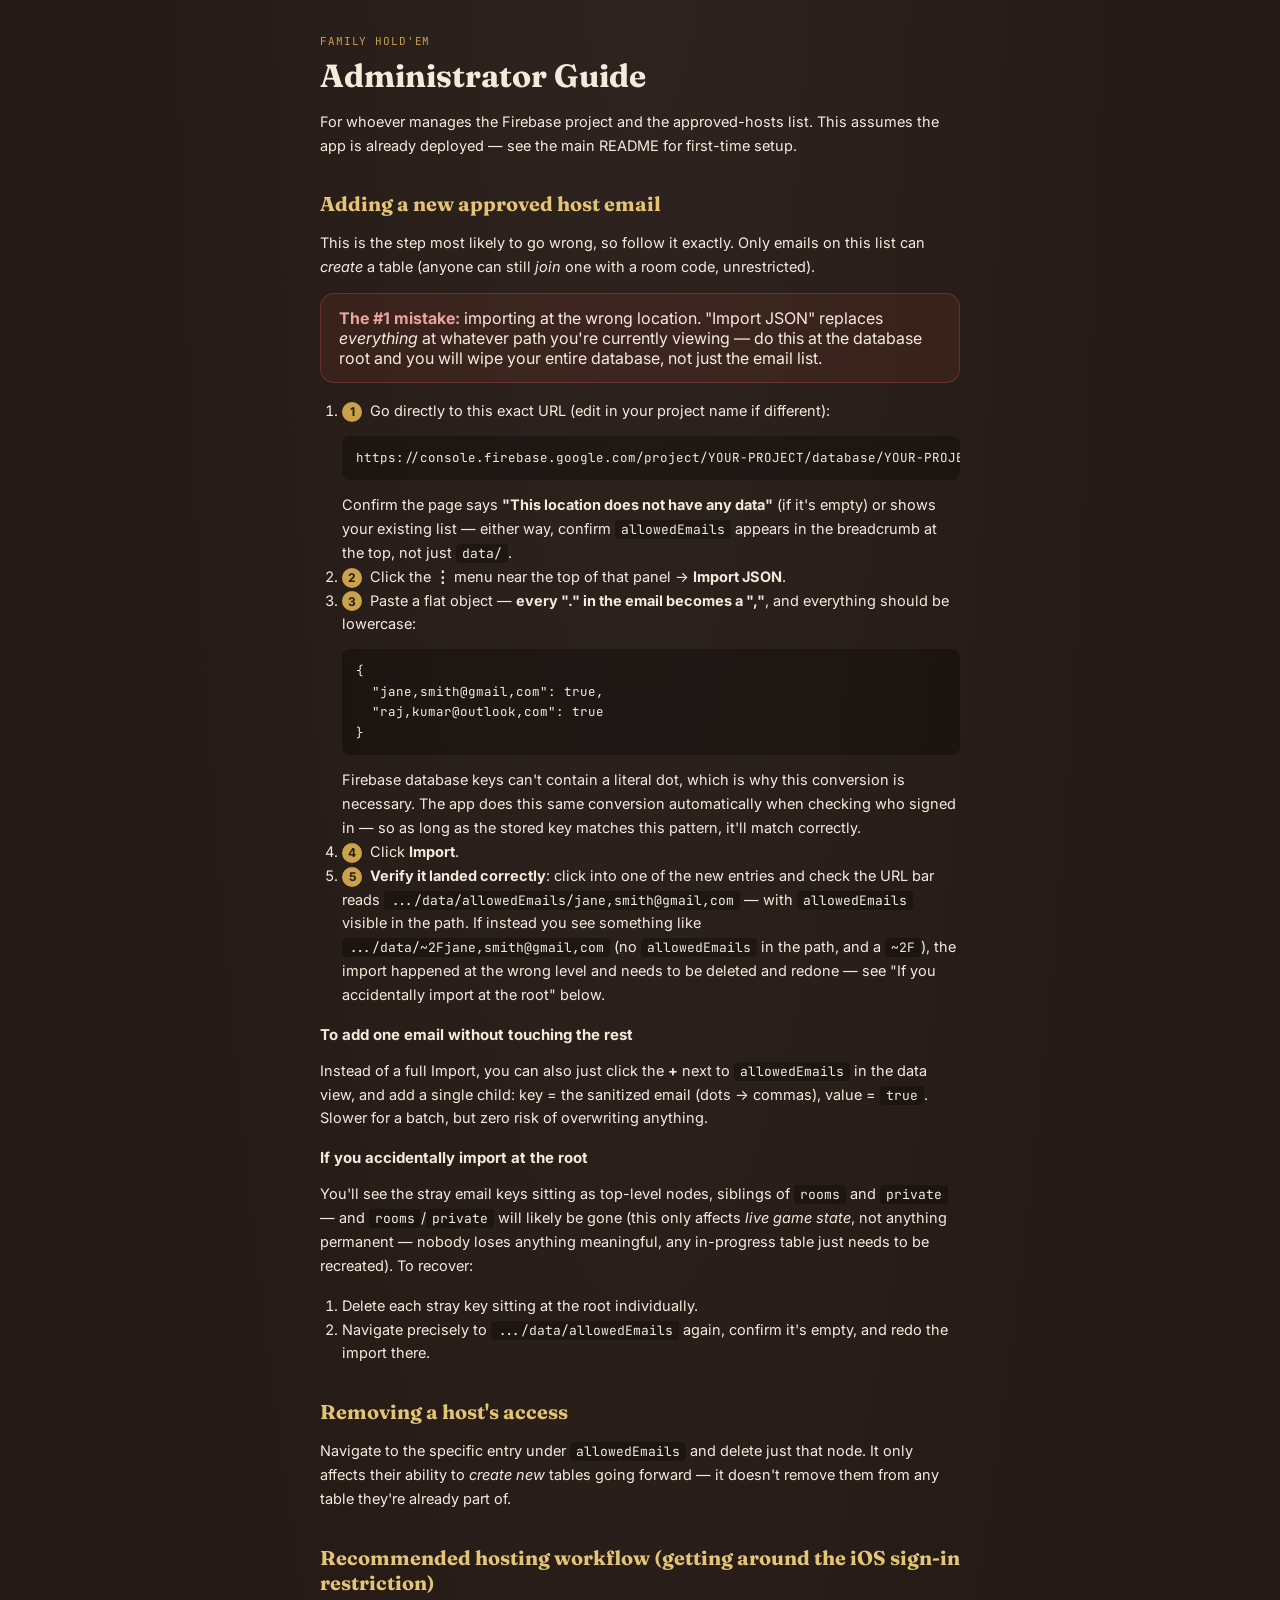
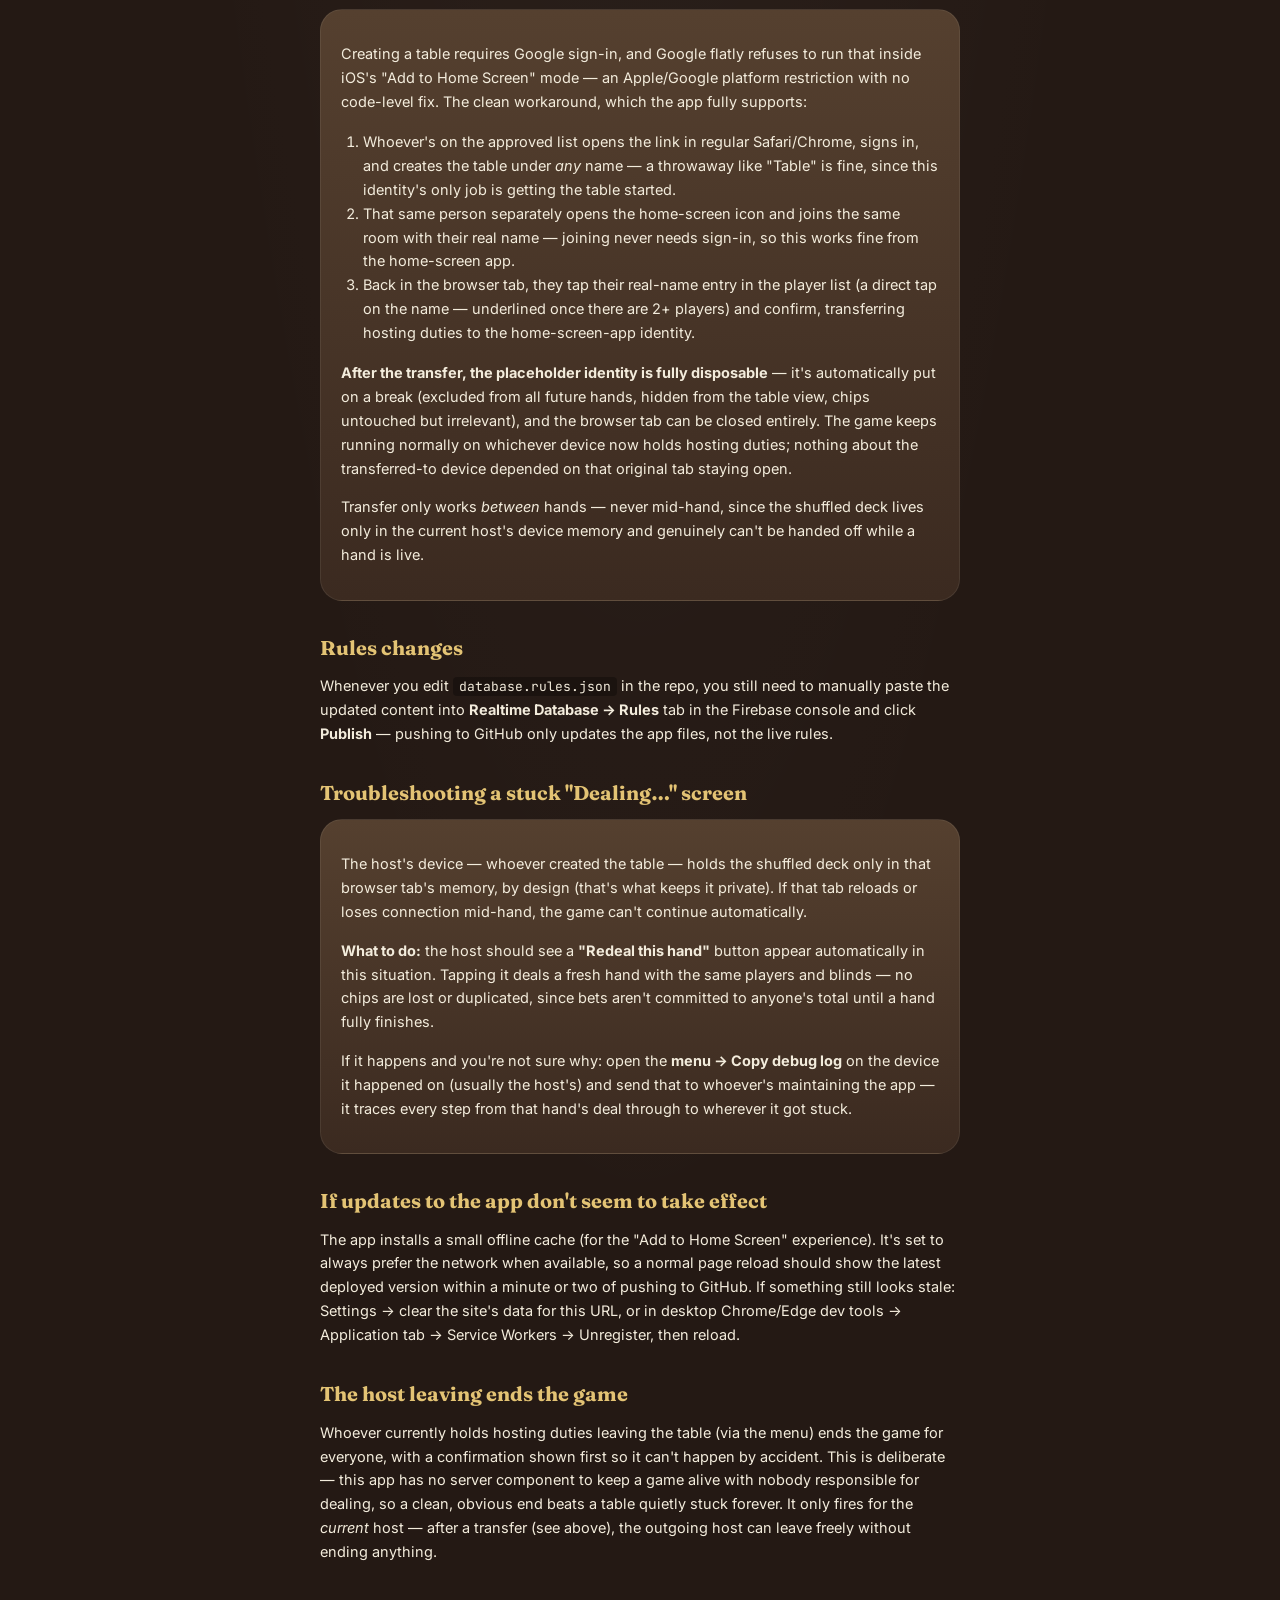
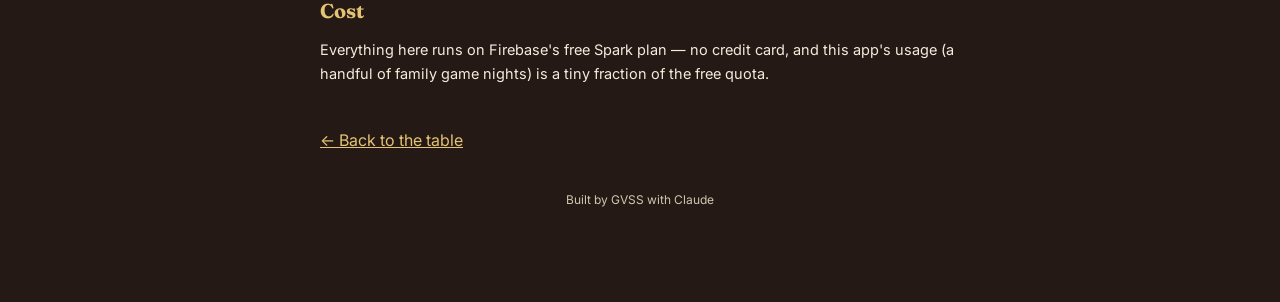
<file: admin-help.html>
<!DOCTYPE html>
<html lang="en">
<head>
<meta charset="UTF-8">
<meta name="viewport" content="width=device-width, initial-scale=1.0">
<title>Administrator Guide — Family Hold'em</title>
<link href="https://fonts.googleapis.com/css2?family=Fraunces:opsz,wght@9..144,500;9..144,600;9..144,700&family=Inter:wght@400;500;600;700&family=JetBrains+Mono:wght@500;700&display=swap" rel="stylesheet">
<link rel="stylesheet" href="style.css">
<style>
  html, body { overflow-y: auto; height: auto; }
  .doc-wrap { max-width: 680px; margin: 0 auto; padding: 32px 20px 80px; }
  .doc-wrap h1 { font-family: var(--font-display); font-size: 32px; margin: 0 0 6px; }
  .doc-wrap h2 { font-family: var(--font-display); font-size: 20px; margin: 34px 0 10px; color: var(--brass-bright); }
  .doc-wrap h3 { font-family: var(--font-body); font-size: 15px; margin: 18px 0 6px; color: var(--cream); }
  .doc-wrap p, .doc-wrap li { font-size: 14.5px; line-height: 1.65; color: var(--cream); }
  .doc-wrap ul, .doc-wrap ol { padding-left: 22px; }
  .card-box {
    background: linear-gradient(180deg, var(--wood-light), var(--wood));
    border: 1px solid rgba(243,236,220,0.08);
    border-radius: var(--radius-l);
    padding: 18px 20px;
    margin: 14px 0;
  }
  .warn-box {
    background: rgba(179,69,63,0.12);
    border: 1px solid rgba(179,69,63,0.4);
    border-radius: var(--radius-m);
    padding: 14px 18px;
    margin: 14px 0;
  }
  .warn-box strong { color: #e8a5a0; }
  code, .mono {
    font-family: var(--font-mono);
    background: rgba(0,0,0,0.3);
    padding: 1px 6px;
    border-radius: 4px;
    font-size: 13px;
  }
  pre {
    font-family: var(--font-mono);
    font-size: 12.5px;
    background: rgba(0,0,0,0.3);
    padding: 12px 14px;
    border-radius: var(--radius-s);
    overflow-x: auto;
    white-space: pre;
  }
  a { color: var(--brass-bright); }
  .back-link { display: inline-block; margin-top: 30px; }
  .step-num {
    display: inline-flex; align-items: center; justify-content: center;
    width: 20px; height: 20px; border-radius: 50%;
    background: var(--brass); color: var(--ink); font-weight: 700; font-size: 12px;
    margin-right: 8px;
  }
</style>
</head>
<body>
<div class="doc-wrap">
  <p class="eyebrow" style="font-family:var(--font-mono); font-size:11px; letter-spacing:0.08em; text-transform:uppercase; color:var(--brass);">Family Hold'em</p>
  <h1>Administrator Guide</h1>
  <p>For whoever manages the Firebase project and the approved-hosts list. This assumes the app is already deployed — see the main README for first-time setup.</p>

  <h2>Adding a new approved host email</h2>
  <p>This is the step most likely to go wrong, so follow it exactly. Only emails on this list can <em>create</em> a table (anyone can still <em>join</em> one with a room code, unrestricted).</p>

  <div class="warn-box">
    <strong>The #1 mistake:</strong> importing at the wrong location. "Import JSON" replaces <em>everything</em> at whatever path you're currently viewing — do this at the database root and you will wipe your entire database, not just the email list.
  </div>

  <ol>
    <li><span class="step-num">1</span>Go directly to this exact URL (edit in your project name if different):
      <pre>https://console.firebase.google.com/project/YOUR-PROJECT/database/YOUR-PROJECT-default-rtdb/data/allowedEmails</pre>
      Confirm the page says <strong>"This location does not have any data"</strong> (if it's empty) or shows your existing list — either way, confirm <code>allowedEmails</code> appears in the breadcrumb at the top, not just <code>data/</code>.
    </li>
    <li><span class="step-num">2</span>Click the <strong>&#8942;</strong> menu near the top of that panel → <strong>Import JSON</strong>.</li>
    <li><span class="step-num">3</span>Paste a flat object — <strong>every "." in the email becomes a ","</strong>, and everything should be lowercase:
      <pre>{
  "jane,smith@gmail,com": true,
  "raj,kumar@outlook,com": true
}</pre>
      Firebase database keys can't contain a literal dot, which is why this conversion is necessary. The app does this same conversion automatically when checking who signed in — so as long as the stored key matches this pattern, it'll match correctly.
    </li>
    <li><span class="step-num">4</span>Click <strong>Import</strong>.</li>
    <li><span class="step-num">5</span><strong>Verify it landed correctly</strong>: click into one of the new entries and check the URL bar reads <code>.../data/allowedEmails/jane,smith@gmail,com</code> — with <code>allowedEmails</code> visible in the path. If instead you see something like <code>.../data/~2Fjane,smith@gmail,com</code> (no <code>allowedEmails</code> in the path, and a <code>~2F</code>), the import happened at the wrong level and needs to be deleted and redone — see "If you accidentally import at the root" below.
    </li>
  </ol>

  <h3>To add one email without touching the rest</h3>
  <p>Instead of a full Import, you can also just click the <strong>+</strong> next to <code>allowedEmails</code> in the data view, and add a single child: key = the sanitized email (dots → commas), value = <code>true</code>. Slower for a batch, but zero risk of overwriting anything.</p>

  <h3>If you accidentally import at the root</h3>
  <p>You'll see the stray email keys sitting as top-level nodes, siblings of <code>rooms</code> and <code>private</code> — and <code>rooms</code>/<code>private</code> will likely be gone (this only affects <em>live game state</em>, not anything permanent — nobody loses anything meaningful, any in-progress table just needs to be recreated). To recover:</p>
  <ol>
    <li>Delete each stray key sitting at the root individually.</li>
    <li>Navigate precisely to <code>.../data/allowedEmails</code> again, confirm it's empty, and redo the import there.</li>
  </ol>

  <h2>Removing a host's access</h2>
  <p>Navigate to the specific entry under <code>allowedEmails</code> and delete just that node. It only affects their ability to <em>create new</em> tables going forward — it doesn't remove them from any table they're already part of.</p>

  <h2>Recommended hosting workflow (getting around the iOS sign-in restriction)</h2>
  <div class="card-box">
    <p>Creating a table requires Google sign-in, and Google flatly refuses to run that inside iOS's "Add to Home Screen" mode — an Apple/Google platform restriction with no code-level fix. The clean workaround, which the app fully supports:</p>
    <ol>
      <li>Whoever's on the approved list opens the link in regular Safari/Chrome, signs in, and creates the table under <em>any</em> name — a throwaway like "Table" is fine, since this identity's only job is getting the table started.</li>
      <li>That same person separately opens the home-screen icon and joins the same room with their real name — joining never needs sign-in, so this works fine from the home-screen app.</li>
      <li>Back in the browser tab, they tap their real-name entry in the player list (a direct tap on the name — underlined once there are 2+ players) and confirm, transferring hosting duties to the home-screen-app identity.</li>
    </ol>
    <p><strong>After the transfer, the placeholder identity is fully disposable</strong> — it's automatically put on a break (excluded from all future hands, hidden from the table view, chips untouched but irrelevant), and the browser tab can be closed entirely. The game keeps running normally on whichever device now holds hosting duties; nothing about the transferred-to device depended on that original tab staying open.</p>
    <p>Transfer only works <em>between</em> hands — never mid-hand, since the shuffled deck lives only in the current host's device memory and genuinely can't be handed off while a hand is live.</p>
  </div>

  <h2>Rules changes</h2>
  <p>Whenever you edit <code>database.rules.json</code> in the repo, you still need to manually paste the updated content into <strong>Realtime Database → Rules</strong> tab in the Firebase console and click <strong>Publish</strong> — pushing to GitHub only updates the app files, not the live rules.</p>

  <h2>Troubleshooting a stuck "Dealing…" screen</h2>
  <div class="card-box">
    <p>The host's device — whoever created the table — holds the shuffled deck only in that browser tab's memory, by design (that's what keeps it private). If that tab reloads or loses connection mid-hand, the game can't continue automatically.</p>
    <p><strong>What to do:</strong> the host should see a <strong>"Redeal this hand"</strong> button appear automatically in this situation. Tapping it deals a fresh hand with the same players and blinds — no chips are lost or duplicated, since bets aren't committed to anyone's total until a hand fully finishes.</p>
    <p>If it happens and you're not sure why: open the <strong>menu → Copy debug log</strong> on the device it happened on (usually the host's) and send that to whoever's maintaining the app — it traces every step from that hand's deal through to wherever it got stuck.</p>
  </div>

  <h2>If updates to the app don't seem to take effect</h2>
  <p>The app installs a small offline cache (for the "Add to Home Screen" experience). It's set to always prefer the network when available, so a normal page reload should show the latest deployed version within a minute or two of pushing to GitHub. If something still looks stale: Settings → clear the site's data for this URL, or in desktop Chrome/Edge dev tools → Application tab → Service Workers → Unregister, then reload.</p>

  <h2>The host leaving ends the game</h2>
  <p>Whoever currently holds hosting duties leaving the table (via the menu) ends the game for everyone, with a confirmation shown first so it can't happen by accident. This is deliberate — this app has no server component to keep a game alive with nobody responsible for dealing, so a clean, obvious end beats a table quietly stuck forever. It only fires for the <em>current</em> host — after a transfer (see above), the outgoing host can leave freely without ending anything.</p>

  <h2>Cost</h2>
  <p>Everything here runs on Firebase's free Spark plan — no credit card, and this app's usage (a handful of family game nights) is a tiny fraction of the free quota.</p>

  <a class="back-link" href="index.html">&larr; Back to the table</a>
  <p style="margin-top:40px; font-size:12px; color:var(--cream-dim); text-align:center;">Built by GVSS with Claude</p>
</div>
</body>
</html>
</file>
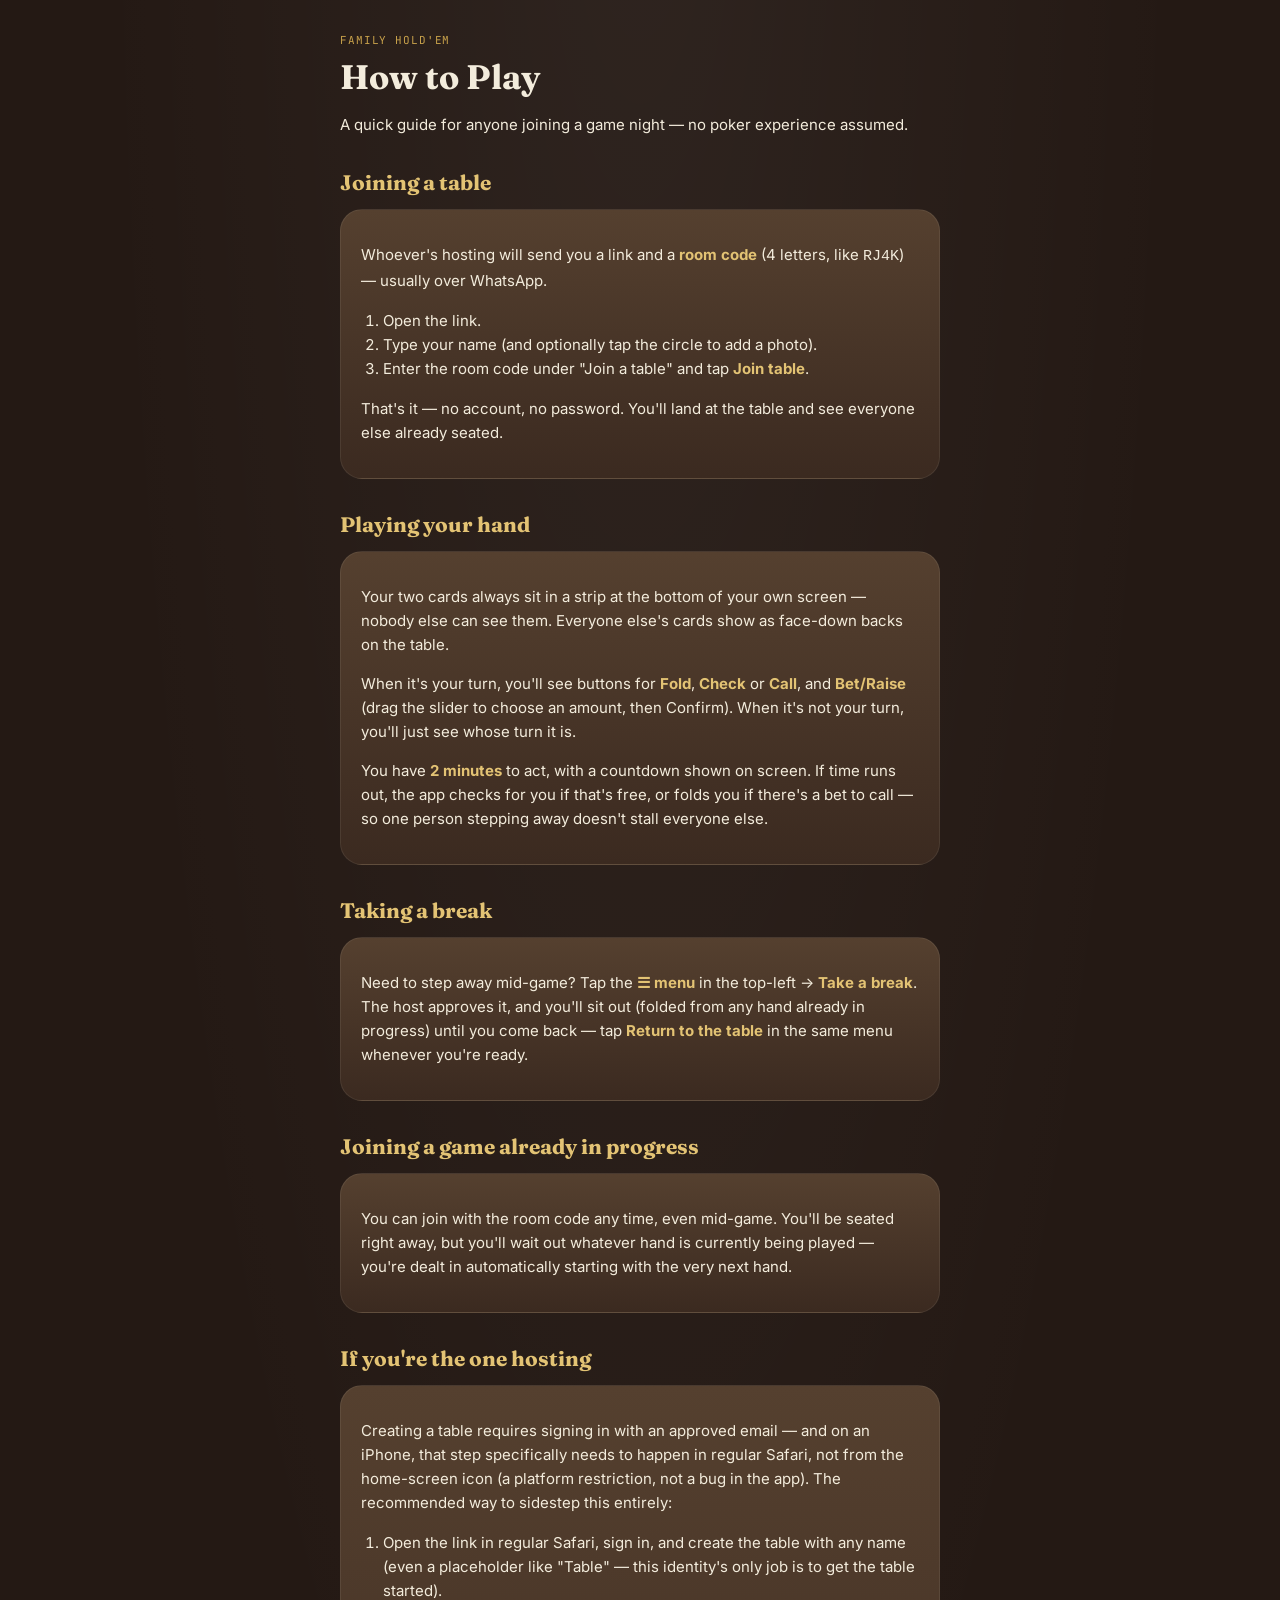
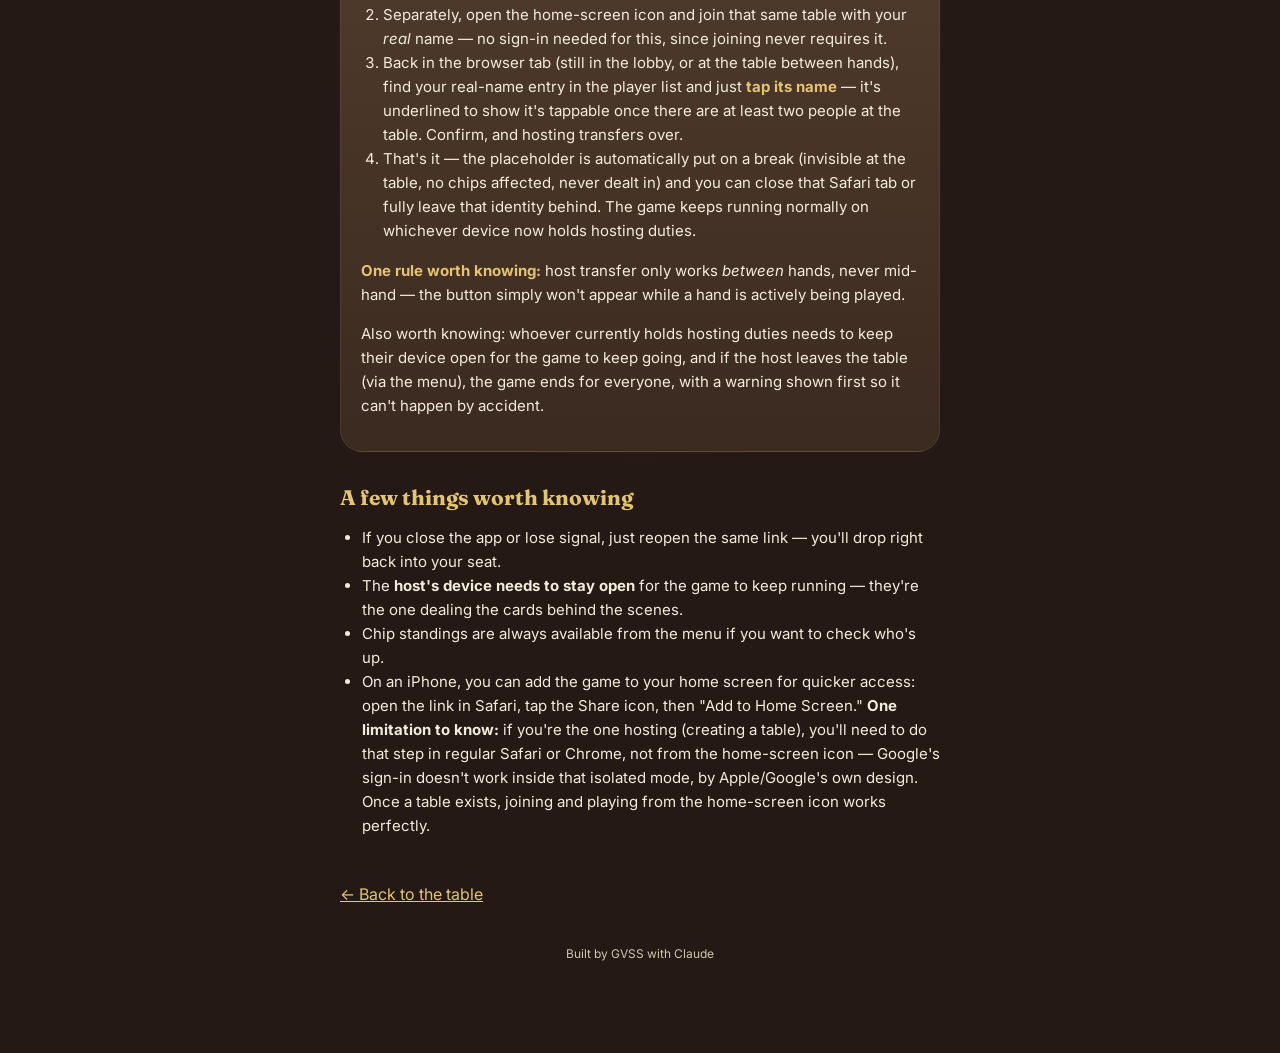
<file: instructions.html>
<!DOCTYPE html>
<html lang="en">
<head>
<meta charset="UTF-8">
<meta name="viewport" content="width=device-width, initial-scale=1.0">
<title>How to Play — Family Hold'em</title>
<link href="https://fonts.googleapis.com/css2?family=Fraunces:opsz,wght@9..144,500;9..144,600;9..144,700&family=Inter:wght@400;500;600;700&family=JetBrains+Mono:wght@500;700&display=swap" rel="stylesheet">
<link rel="stylesheet" href="style.css">
<style>
  html, body { overflow-y: auto; height: auto; }
  .doc-wrap { max-width: 640px; margin: 0 auto; padding: 32px 20px 80px; }
  .doc-wrap h1 { font-family: var(--font-display); font-size: 34px; margin: 0 0 6px; }
  .doc-wrap h2 { font-family: var(--font-display); font-size: 21px; margin: 32px 0 10px; color: var(--brass-bright); }
  .doc-wrap p, .doc-wrap li { font-size: 15px; line-height: 1.6; color: var(--cream); }
  .doc-wrap ul, .doc-wrap ol { padding-left: 22px; }
  .card-box {
    background: linear-gradient(180deg, var(--wood-light), var(--wood));
    border: 1px solid rgba(243,236,220,0.08);
    border-radius: var(--radius-l);
    padding: 18px 20px;
    margin: 14px 0;
  }
  .card-box strong { color: var(--brass-bright); }
  a { color: var(--brass-bright); }
  .back-link { display: inline-block; margin-top: 30px; }
</style>
</head>
<body>
<div class="doc-wrap">
  <p class="eyebrow" style="font-family:var(--font-mono); font-size:11px; letter-spacing:0.08em; text-transform:uppercase; color:var(--brass);">Family Hold'em</p>
  <h1>How to Play</h1>
  <p>A quick guide for anyone joining a game night — no poker experience assumed.</p>

  <h2>Joining a table</h2>
  <div class="card-box">
    <p>Whoever's hosting will send you a link and a <strong>room code</strong> (4 letters, like <code>RJ4K</code>) &mdash; usually over WhatsApp.</p>
    <ol>
      <li>Open the link.</li>
      <li>Type your name (and optionally tap the circle to add a photo).</li>
      <li>Enter the room code under "Join a table" and tap <strong>Join table</strong>.</li>
    </ol>
    <p>That's it — no account, no password. You'll land at the table and see everyone else already seated.</p>
  </div>

  <h2>Playing your hand</h2>
  <div class="card-box">
    <p>Your two cards always sit in a strip at the bottom of your own screen — nobody else can see them. Everyone else's cards show as face-down backs on the table.</p>
    <p>When it's your turn, you'll see buttons for <strong>Fold</strong>, <strong>Check</strong> or <strong>Call</strong>, and <strong>Bet/Raise</strong> (drag the slider to choose an amount, then Confirm). When it's not your turn, you'll just see whose turn it is.</p>
    <p>You have <strong>2 minutes</strong> to act, with a countdown shown on screen. If time runs out, the app checks for you if that's free, or folds you if there's a bet to call — so one person stepping away doesn't stall everyone else.</p>
  </div>

  <h2>Taking a break</h2>
  <div class="card-box">
    <p>Need to step away mid-game? Tap the <strong>&#9776; menu</strong> in the top-left → <strong>Take a break</strong>. The host approves it, and you'll sit out (folded from any hand already in progress) until you come back — tap <strong>Return to the table</strong> in the same menu whenever you're ready.</p>
  </div>

  <h2>Joining a game already in progress</h2>
  <div class="card-box">
    <p>You can join with the room code any time, even mid-game. You'll be seated right away, but you'll wait out whatever hand is currently being played — you're dealt in automatically starting with the very next hand.</p>
  </div>

  <h2>If you're the one hosting</h2>
  <div class="card-box">
    <p>Creating a table requires signing in with an approved email — and on an iPhone, that step specifically needs to happen in regular Safari, not from the home-screen icon (a platform restriction, not a bug in the app). The recommended way to sidestep this entirely:</p>
    <ol>
      <li>Open the link in regular Safari, sign in, and create the table with any name (even a placeholder like "Table" — this identity's only job is to get the table started).</li>
      <li>Separately, open the home-screen icon and join that same table with your <em>real</em> name — no sign-in needed for this, since joining never requires it.</li>
      <li>Back in the browser tab (still in the lobby, or at the table between hands), find your real-name entry in the player list and just <strong>tap its name</strong> — it's underlined to show it's tappable once there are at least two people at the table. Confirm, and hosting transfers over.</li>
      <li>That's it — the placeholder is automatically put on a break (invisible at the table, no chips affected, never dealt in) and you can close that Safari tab or fully leave that identity behind. The game keeps running normally on whichever device now holds hosting duties.</li>
    </ol>
    <p><strong>One rule worth knowing:</strong> host transfer only works <em>between</em> hands, never mid-hand — the button simply won't appear while a hand is actively being played.</p>
    <p>Also worth knowing: whoever currently holds hosting duties needs to keep their device open for the game to keep going, and if the host leaves the table (via the menu), the game ends for everyone, with a warning shown first so it can't happen by accident.</p>
  </div>

  <h2>A few things worth knowing</h2>
  <ul>
    <li>If you close the app or lose signal, just reopen the same link — you'll drop right back into your seat.</li>
    <li>The <strong>host's device needs to stay open</strong> for the game to keep running — they're the one dealing the cards behind the scenes.</li>
    <li>Chip standings are always available from the menu if you want to check who's up.</li>
    <li>On an iPhone, you can add the game to your home screen for quicker access: open the link in Safari, tap the Share icon, then "Add to Home Screen." <strong>One limitation to know:</strong> if you're the one hosting (creating a table), you'll need to do that step in regular Safari or Chrome, not from the home-screen icon — Google's sign-in doesn't work inside that isolated mode, by Apple/Google's own design. Once a table exists, joining and playing from the home-screen icon works perfectly.</li>
  </ul>

  <a class="back-link" href="index.html">&larr; Back to the table</a>
  <p style="margin-top:40px; font-size:12px; color:var(--cream-dim); text-align:center;">Built by GVSS with Claude</p>
</div>
</body>
</html>
</file>
<file: style.css>
/* ==========================================================================
   Family Hold'em — design tokens
   A home game at the kitchen table, not a Vegas floor: walnut rail,
   pine-felt playing surface, brass fittings, warm lamp light.
   ========================================================================== */

:root {
  --felt: #1b4636;
  --felt-dark: #123128;
  --felt-line: rgba(243, 236, 220, 0.10);
  --wood: #3b2a20;
  --wood-dark: #241914;
  --wood-light: #55402f;
  --brass: #c9a24b;
  --brass-bright: #e3c374;
  --cream: #f3ecdc;
  --cream-dim: #cfc6ae;
  --ink: #241a12;
  --red-suit: #b3453f;
  --danger: #b3453f;
  --shadow: rgba(0, 0, 0, 0.45);

  --font-display: 'Fraunces', serif;
  --font-body: 'Inter', sans-serif;
  --font-mono: 'JetBrains Mono', monospace;

  --radius-s: 8px;
  --radius-m: 14px;
  --radius-l: 22px;
}

* { box-sizing: border-box; }

html, body {
  margin: 0;
  padding: 0;
  height: 100%;
  background: var(--wood-dark);
  color: var(--cream);
  font-family: var(--font-body);
  overflow: hidden;
  -webkit-tap-highlight-color: transparent;
}

body {
  background:
    radial-gradient(ellipse at 50% -10%, rgba(255,255,255,0.05), transparent 60%),
    var(--wood-dark);
}

button { font-family: inherit; }

@media (prefers-reduced-motion: reduce) {
  *, *::before, *::after { animation-duration: 0.01ms !important; transition-duration: 0.01ms !important; }
}

/* ---------- screens ---------- */
.screen {
  display: none;
  height: 100vh;
  height: 100dvh;
  width: 100vw;
}
.screen.active { display: block; }

/* ---------- shared buttons / fields ---------- */
.btn {
  font-family: var(--font-body);
  font-weight: 600;
  font-size: 15px;
  border-radius: var(--radius-m);
  border: none;
  padding: 12px 20px;
  cursor: pointer;
  transition: transform 0.08s ease, filter 0.15s ease;
}
.btn:active { transform: scale(0.97); }
.btn-primary {
  background: linear-gradient(180deg, var(--brass-bright), var(--brass));
  color: var(--ink);
  box-shadow: 0 2px 0 rgba(0,0,0,0.25), 0 4px 14px rgba(201,162,75,0.25);
}
.btn-primary:disabled { filter: grayscale(0.6) brightness(0.7); cursor: not-allowed; }
.btn-ghost {
  background: rgba(243,236,220,0.08);
  color: var(--cream);
  border: 1px solid rgba(243,236,220,0.2);
}
.btn-danger { color: var(--danger); border-color: rgba(179,69,63,0.5); }
.btn-large { width: 100%; padding: 16px 20px; font-size: 16px; }

.field {
  display: flex;
  flex-direction: column;
  gap: 6px;
  font-size: 13px;
  color: var(--cream-dim);
  width:160px;
}
.field input[type="number"] {
  font-family: var(--font-mono);
  font-size: 16px;
  padding: 10px 12px;
  border-radius: var(--radius-s);
  border: 1px solid rgba(243,236,220,0.2);
  background: rgba(0,0,0,0.2);
  color: var(--cream);
}
.checkbox-field { flex-direction: row; align-items: center; gap: 10px; font-size: 14px; }
.checkbox-field input { width: 18px; height: 18px; }

/* ==========================================================================
   SETUP SCREEN
   ========================================================================== */
#screen-setup {
  overflow-y: auto;
  padding: 32px 20px 60px;
}
.setup-wrap { max-width: 480px; margin: 0 auto; }

.setup-header { text-align: center; margin-bottom: 28px; }
.eyebrow {
  font-family: var(--font-mono);
  font-size: 11px;
  letter-spacing: 0.08em;
  text-transform: uppercase;
  color: var(--brass);
  margin: 0 0 6px;
}
.brand {
  font-family: var(--font-display);
  font-weight: 600;
  font-size: 40px;
  margin: 0;
  color: var(--cream);
}

.setup-card {
  background: linear-gradient(180deg, var(--wood-light), var(--wood));
  border: 1px solid rgba(243,236,220,0.08);
  border-radius: var(--radius-l);
  padding: 20px;
  margin-bottom: 16px;
  box-shadow: 0 8px 24px var(--shadow);
}
.setup-card h2 {
  font-family: var(--font-display);
  font-size: 19px;
  margin: 0 0 4px;
}
.hint { font-size: 13px; color: var(--cream-dim); margin: 0 0 14px; }

.setup-grid {
  display: grid;
  grid-template-columns: 1fr 1fr;
  gap: 14px;
}
.setup-grid .checkbox-field { grid-column: 1 / -1; }

.roster-list { display: flex; flex-direction: column; gap: 8px; margin-bottom: 14px; }
.roster-row {
  display: flex;
  align-items: center;
  gap: 10px;
  background: rgba(0,0,0,0.18);
  border-radius: var(--radius-s);
  padding: 8px 10px;
}
.roster-avatar {
  width: 36px; height: 36px; border-radius: 50%;
  background: var(--felt); flex: none;
  display: flex; align-items: center; justify-content: center;
  font-family: var(--font-display); font-weight: 600; font-size: 14px;
  overflow: hidden; border: 2px solid var(--brass);
  cursor: pointer;
}
.roster-avatar img { width: 100%; height: 100%; object-fit: cover; }
.roster-row input[type="text"] {
  flex: 1;
  background: transparent;
  border: none;
  border-bottom: 1px solid rgba(243,236,220,0.2);
  color: var(--cream);
  font-size: 15px;
  padding: 4px 2px;
}
.roster-row input[type="text"]:focus { outline: none; border-color: var(--brass); }
.roster-remove {
  background: none; border: none; color: var(--cream-dim);
  font-size: 18px; cursor: pointer; padding: 4px 8px; line-height: 1;
}
.roster-remove:hover { color: var(--danger); }

.setup-error { color: var(--brass-bright); font-size: 13px; text-align: center; min-height: 18px; }

/* ==========================================================================
   TABLE SCREEN
   ========================================================================== */
#screen-table {
  display: none;
  flex-direction: column;
}
#screen-table.active { display: flex; }

.table-topbar {
  flex: none;
  display: flex;
  align-items: center;
  justify-content: space-between;
  padding: 10px 14px;
  background: var(--wood-dark);
  border-bottom: 1px solid rgba(243,236,220,0.08);
}
.icon-btn {
  background: none; border: none; color: var(--cream);
  font-size: 18px; cursor: pointer; padding: 6px 10px;
}
.hand-info {
  font-family: var(--font-mono);
  font-size: 13px;
  color: var(--cream-dim);
  display: flex; gap: 6px; align-items: center;
}
.hand-info .dot { opacity: 0.5; }

.table-panel {
  flex: 1;
  display: flex;
  flex-direction: column;
  justify-content: center;
  gap: 18px;
  padding: 16px 12px;
  min-height: 0;
  background:
    radial-gradient(ellipse at 50% 30%, var(--felt) 0%, var(--felt-dark) 100%);
  margin: 8px;
  border-radius: var(--radius-l);
  border: 10px solid var(--wood);
  box-shadow:
    0 0 0 3px var(--brass) inset,
    0 14px 40px var(--shadow),
    inset 0 0 60px rgba(0,0,0,0.35);
  overflow-y: auto;
}

/* up to 10 players, wrapping naturally into two rows of up to 5 */
.seats-grid {
  display: flex;
  flex-wrap: wrap;
  justify-content: center;
  align-content: flex-start;
  gap: 14px 10px;
  flex: none;
}

.center-display {
  flex: none;
  display: flex;
  flex-direction: column;
  align-items: center;
  gap: 10px;
  padding: 10px 0;
}
.community-cards-big { display: flex; gap: 10px; min-height: 78px; justify-content: center; flex-wrap: wrap; }
.community-cards-big .card { width: 52px; height: 74px; font-size: 20px; border-radius: 7px; }
.community-cards-big .card .suit { font-size: 20px; }
.pot-display-big {
  display: flex; align-items: baseline; gap: 8px;
  background: rgba(0,0,0,0.3);
  padding: 8px 22px;
  border-radius: 999px;
  border: 1px solid var(--brass);
}
.pot-display-big .pot-label { font-size: 12px; text-transform: uppercase; letter-spacing: 0.06em; color: var(--brass); }
.pot-display-big .pot-amount { font-family: var(--font-mono); font-weight: 700; font-size: 24px; color: var(--cream); }
.side-pots { font-family: var(--font-mono); font-size: 11px; color: var(--cream-dim); text-align: center; }

/* playing card */
.card {
  width: 32px; height: 45px;
  background: var(--cream);
  border-radius: 5px;
  display: flex; flex-direction: column; align-items: center; justify-content: center;
  font-family: var(--font-mono); font-weight: 700; font-size: 13px;
  color: var(--ink);
  box-shadow: 0 2px 4px rgba(0,0,0,0.4);
  flex: none;
  line-height: 1;
}
.card.red { color: var(--red-suit); }
.card.back {
  background:
    repeating-linear-gradient(45deg, var(--felt-dark), var(--felt-dark) 4px, var(--wood) 4px, var(--wood) 8px);
  border: 2px solid var(--brass);
}
.card .suit { font-size: 14px; margin-top: 1px; }

/* player tile */
@keyframes seat-turn-flash {
  0%, 100% { border-color: var(--danger); box-shadow: 0 0 0 0 rgba(211,47,47,0.5); }
  50% { border-color: #ff6b60; box-shadow: 0 0 14px 3px rgba(255,107,96,0.75); }
}
.seat {
  flex: 0 0 18%;
  max-width: 90px;
  min-width: 60px;
  display: flex;
  flex-direction: column;
  align-items: center;
  gap: 3px;
  text-align: center;
}
.seat.folded { opacity: 0.4; }
.seat-cards { display: flex; gap: 3px; margin-bottom: 2px; min-height: 34px; }
.seat-cards .card { width: 24px; height: 34px; font-size: 10px; }
.seat-avatar-wrap { position: relative; }
.seat-avatar {
  width: 56px; height: 56px; border-radius: 50%;
  border: 3px solid var(--brass);
  background: var(--felt-dark);
  display: flex; align-items: center; justify-content: center;
  font-family: var(--font-display); font-weight: 600; font-size: 18px;
  overflow: hidden;
  box-shadow: 0 0 10px rgba(201,162,75,0.35);
}
.seat.acting .seat-avatar {
  animation: seat-turn-flash 1s infinite;
}
.seat-avatar img { width: 100%; height: 100%; object-fit: cover; }
.dealer-chip {
  position: absolute; top: -4px; right: -6px;
  width: 20px; height: 20px; border-radius: 50%;
  background: var(--cream); color: var(--ink);
  font-family: var(--font-mono); font-weight: 700; font-size: 10px;
  display: flex; align-items: center; justify-content: center;
  border: 1px solid var(--wood);
}
.seat-name-pill {
  font-size: 11px;
  font-weight: 600;
  white-space: nowrap;
  max-width: 84px;
  overflow: hidden;
  text-overflow: ellipsis;
  margin-top: 2px;
}
.seat-chips {
  font-family: var(--font-mono);
  font-size: 12px;
  font-weight: 700;
  color: var(--brass-bright);
}
.seat-bet {
  font-family: var(--font-mono);
  font-size: 10px;
  background: var(--wood);
  border: 1px solid var(--brass);
  border-radius: 999px;
  padding: 1px 8px;
  color: var(--cream);
}
.seat-tag {
  font-size: 9px;
  text-transform: uppercase;
  letter-spacing: 0.05em;
  color: var(--cream-dim);
}

/* ---------- action bar ---------- */
.action-bar {
  flex: none;
  background: var(--wood-dark);
  border-top: 1px solid rgba(243,236,220,0.08);
  padding: 10px 14px calc(12px + env(safe-area-inset-bottom));
}
.turn-banner {
  text-align: center;
  font-family: var(--font-display);
  font-size: 16px;
  margin-bottom: 10px;
  color: var(--brass-bright);
}
.action-buttons {
  display: flex;
  gap: 8px;
  flex-wrap: wrap;
}
.action-buttons .btn { flex: 1; min-width: 80px; }
.raise-controls { margin-top: 10px; }
.raise-controls.hidden { display: none; }
.raise-row { display: flex; align-items: center; gap: 10px; margin-top: 8px; }
.raise-row .btn { flex: 1; }
#raise-amount-label {
  font-family: var(--font-mono); font-weight: 700; font-size: 16px; color: var(--brass-bright);
  min-width: 56px;
}
input[type="range"] { width: 100%; accent-color: var(--brass); }

/* ==========================================================================
   OVERLAYS
   ========================================================================== */
.overlay {
  position: fixed; inset: 0;
  background: var(--wood-dark);
  display: flex; align-items: center; justify-content: center;
  padding: 20px;
  z-index: 50;
}
.overlay.hidden { display: none; }

.pass-card, .peek-card, .result-card, .menu-card {
  max-width: 380px;
  width: 100%;
  text-align: center;
  background: linear-gradient(180deg, var(--wood-light), var(--wood));
  border-radius: var(--radius-l);
  padding: 28px 24px;
  box-shadow: 0 16px 40px var(--shadow);
  border: 1px solid rgba(243,236,220,0.08);
}
.pass-eyebrow { font-family: var(--font-mono); font-size: 11px; text-transform: uppercase; letter-spacing: 0.08em; color: var(--brass); margin: 0 0 14px; }
.pass-player { display: flex; flex-direction: column; align-items: center; gap: 10px; margin-bottom: 14px; }
.pass-avatar, .peek-card .seat-avatar {
  width: 76px; height: 76px; border-radius: 50%;
  border: 3px solid var(--brass);
  background: var(--felt-dark);
  display: flex; align-items: center; justify-content: center;
  font-family: var(--font-display); font-size: 26px; font-weight: 600;
  overflow: hidden;
}
.pass-avatar img { width: 100%; height: 100%; object-fit: cover; }
.pass-player h2, .peek-card h2 { font-family: var(--font-display); margin: 0; font-size: 22px; }
.pass-hint { font-size: 13px; color: var(--cream-dim); margin-bottom: 20px; }

.peek-cards { display: flex; gap: 10px; justify-content: center; margin: 20px 0; }
.peek-cards .card { width: 64px; height: 90px; font-size: 22px; border-radius: 8px; }
.peek-cards .card .suit { font-size: 24px; }

.result-body { text-align: left; margin: 16px 0; font-size: 14px; }
.result-row { display: flex; justify-content: space-between; padding: 6px 0; border-bottom: 1px solid rgba(243,236,220,0.08); }
.result-row.winner { color: var(--brass-bright); font-weight: 700; }
.result-hand-name { font-size: 12px; color: var(--cream-dim); }

.menu-card { display: flex; flex-direction: column; gap: 10px; }
.menu-card h2 { font-family: var(--font-display); margin: 0 0 6px; }

/* ---------- responsive ---------- */
@media (max-width: 420px) {
  .brand { font-size: 32px; }
  .setup-grid { grid-template-columns: 1fr 1fr; }
}

/* ==========================================================================
   REMOTE-PLAY ADDITIONS
   ========================================================================== */
#screen-lobby, #screen-landing { overflow-y: auto; }
.hidden { display: none !important; }

.lobby-player-row {
  display: flex; align-items: center; gap: 10px;
  background: rgba(0,0,0,0.18);
  border-radius: var(--radius-s);
  padding: 8px 10px;
  margin-bottom: 6px;
}
.lobby-player-row .roster-avatar { cursor: default; }
.lobby-player-name { flex: 1; font-size: 15px; }
.lobby-host-tag {
  font-family: var(--font-mono); font-size: 10px; text-transform: uppercase;
  color: var(--brass); border: 1px solid var(--brass); border-radius: 999px;
  padding: 2px 8px;
}

.my-hand-panel {
  flex: none;
  display: flex;
  align-items: center;
  justify-content: center;
  gap: 10px;
  padding: 8px 14px;
  background: var(--wood);
  border-top: 1px solid rgba(243,236,220,0.1);
}
.my-hand-cards { display: flex; gap: 6px; }
.my-hand-cards .card { width: 40px; height: 56px; font-size: 15px; }
.my-hand-name { font-family: var(--font-mono); font-size: 12px; color: var(--brass-bright); }

#screen-table { flex-direction: column; }

.turn-timer {
  text-align: center;
  font-family: var(--font-mono);
  font-size: 13px;
  color: var(--cream-dim);
  margin-bottom: 6px;
}
.turn-timer.urgent { color: var(--danger); font-weight: 700; }

.break-request-row {
  display: flex; align-items: center; gap: 8px;
  background: rgba(0,0,0,0.18);
  border-radius: var(--radius-s);
  padding: 8px 10px;
  margin-bottom: 6px;
  font-size: 14px;
}
.break-request-row span { flex: 1; }
.break-request-row .btn { padding: 6px 12px; font-size: 13px; }

.seat.on-break { opacity: 0.35; }
.seat-break-tag {
  font-size: 9px; text-transform: uppercase; letter-spacing: 0.05em;
  color: var(--brass-bright);
}

/* ==========================================================================
   PORTRAIT LOCK
   True orientation-locking isn't available on iOS Safari/home-screen apps
   (a real WebKit limitation, not something fixable here) — this overlay is
   the reliable cross-platform fallback: block the broken landscape layout
   and prompt a rotate back, rather than let it render stretched/unusable.
   ========================================================================== */
#rotate-overlay {
  display: none;
  position: fixed;
  inset: 0;
  z-index: 999;
  background: var(--wood-dark);
  flex-direction: column;
  align-items: center;
  justify-content: center;
  gap: 16px;
  text-align: center;
  padding: 30px;
}
#rotate-overlay .rotate-icon { font-size: 48px; }
#rotate-overlay h2 {
  font-family: var(--font-display);
  color: var(--cream);
  font-size: 22px;
  margin: 0;
}
#rotate-overlay p {
  color: var(--cream-dim);
  font-size: 14px;
  margin: 0;
  max-width: 280px;
}

@media (orientation: landscape) and (max-height: 500px) {
  #rotate-overlay { display: flex; }
}
</file>
